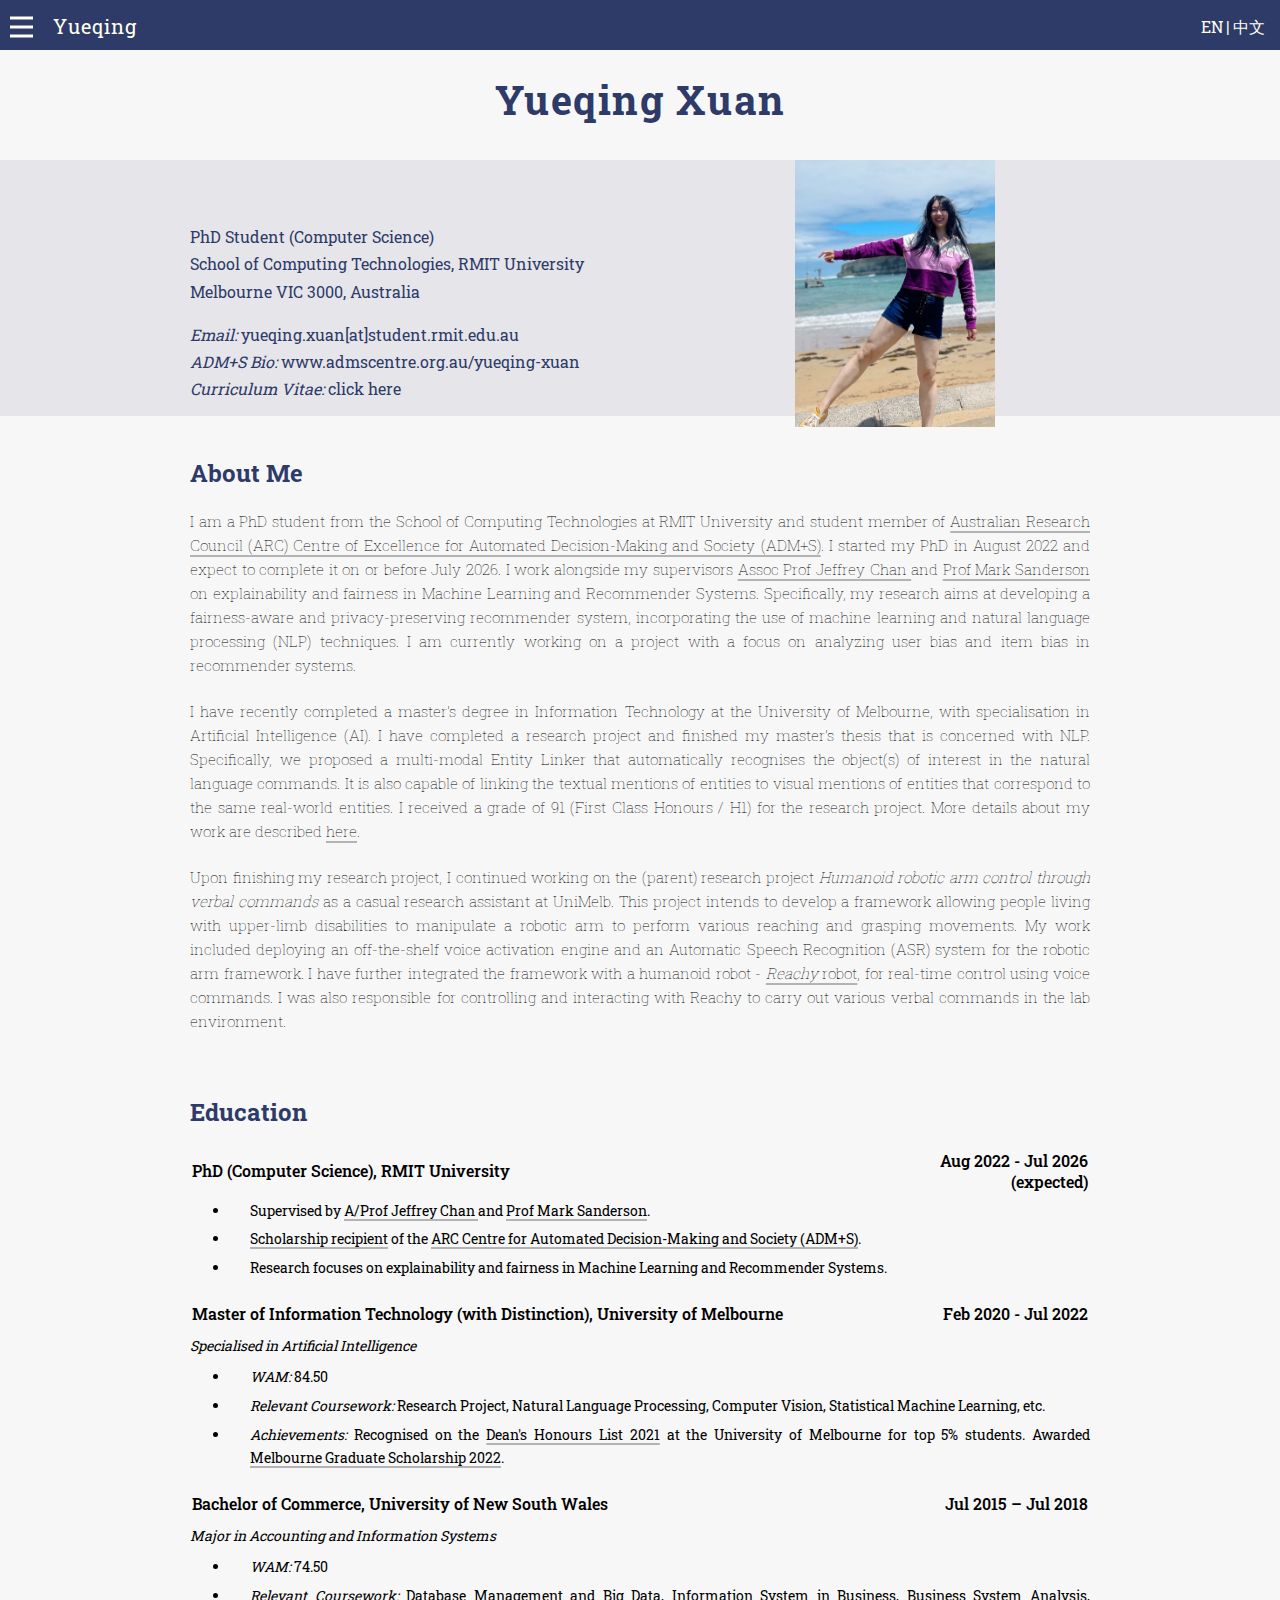
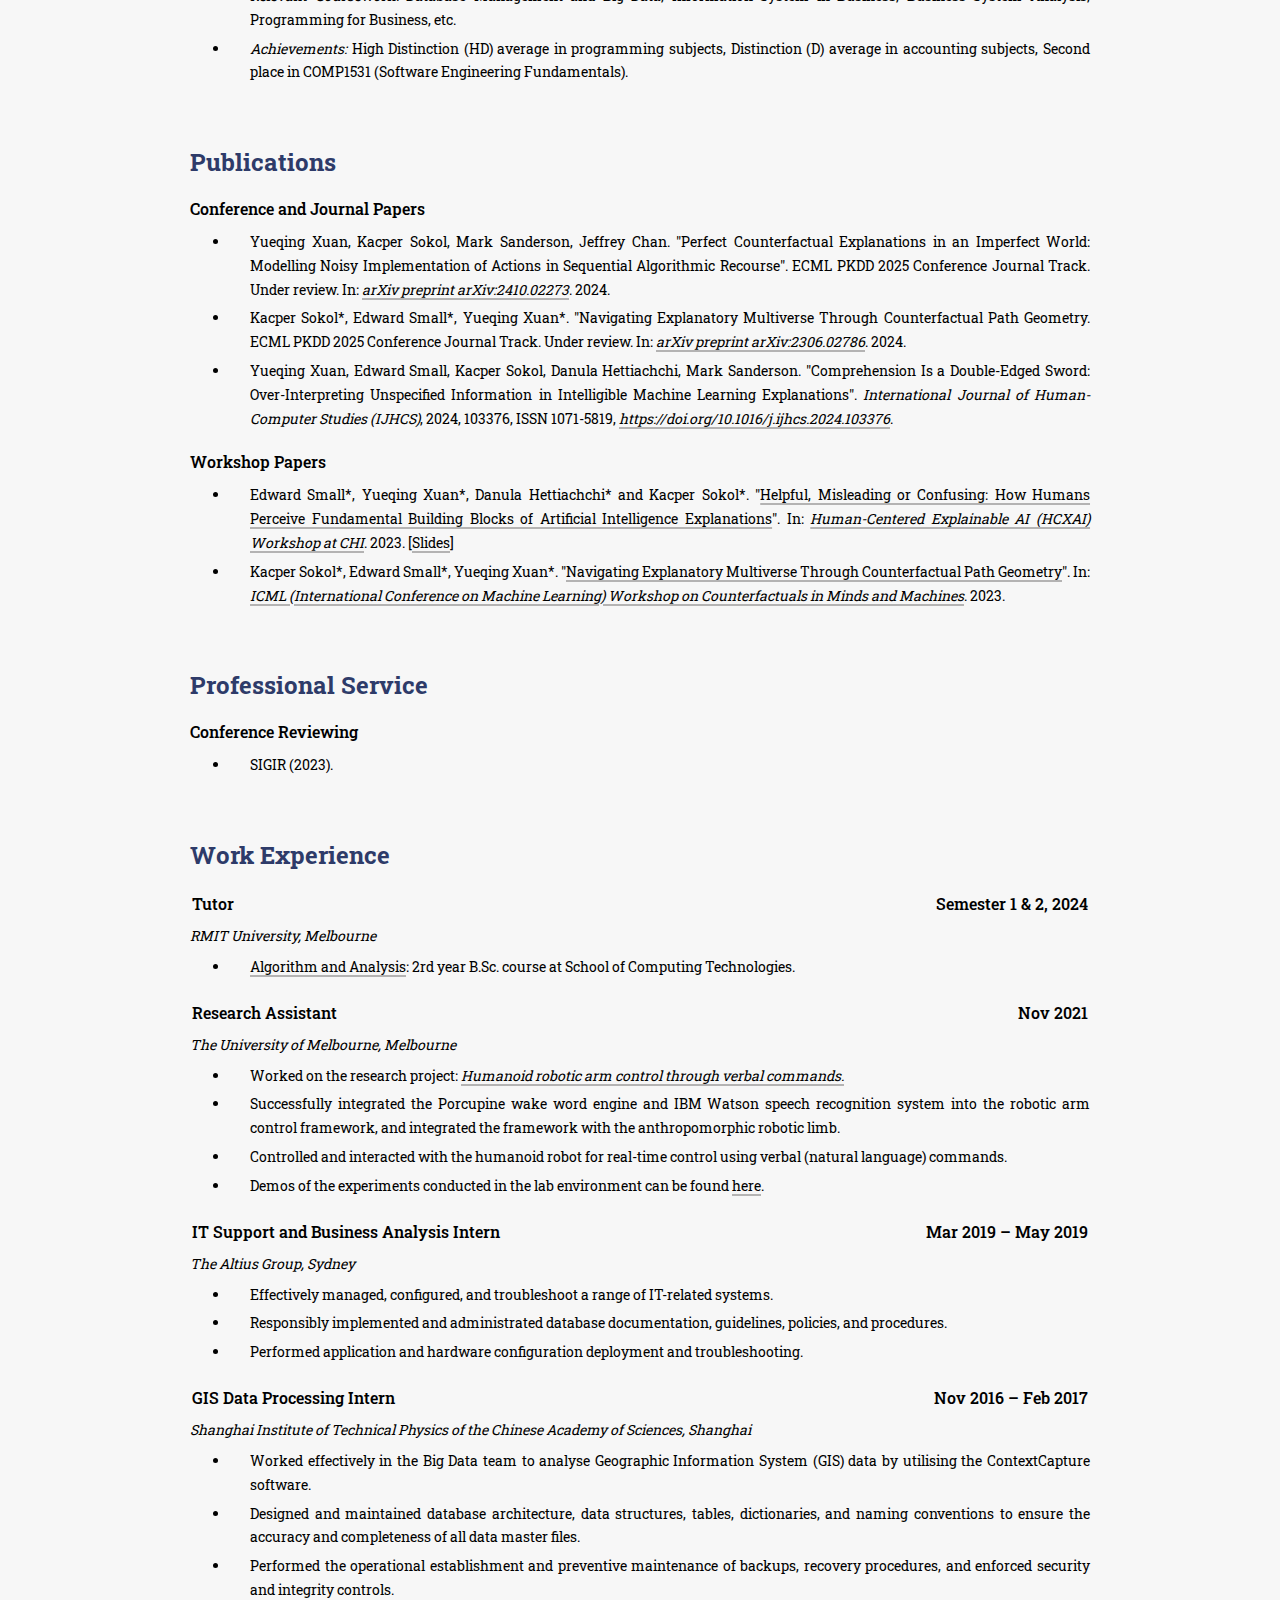
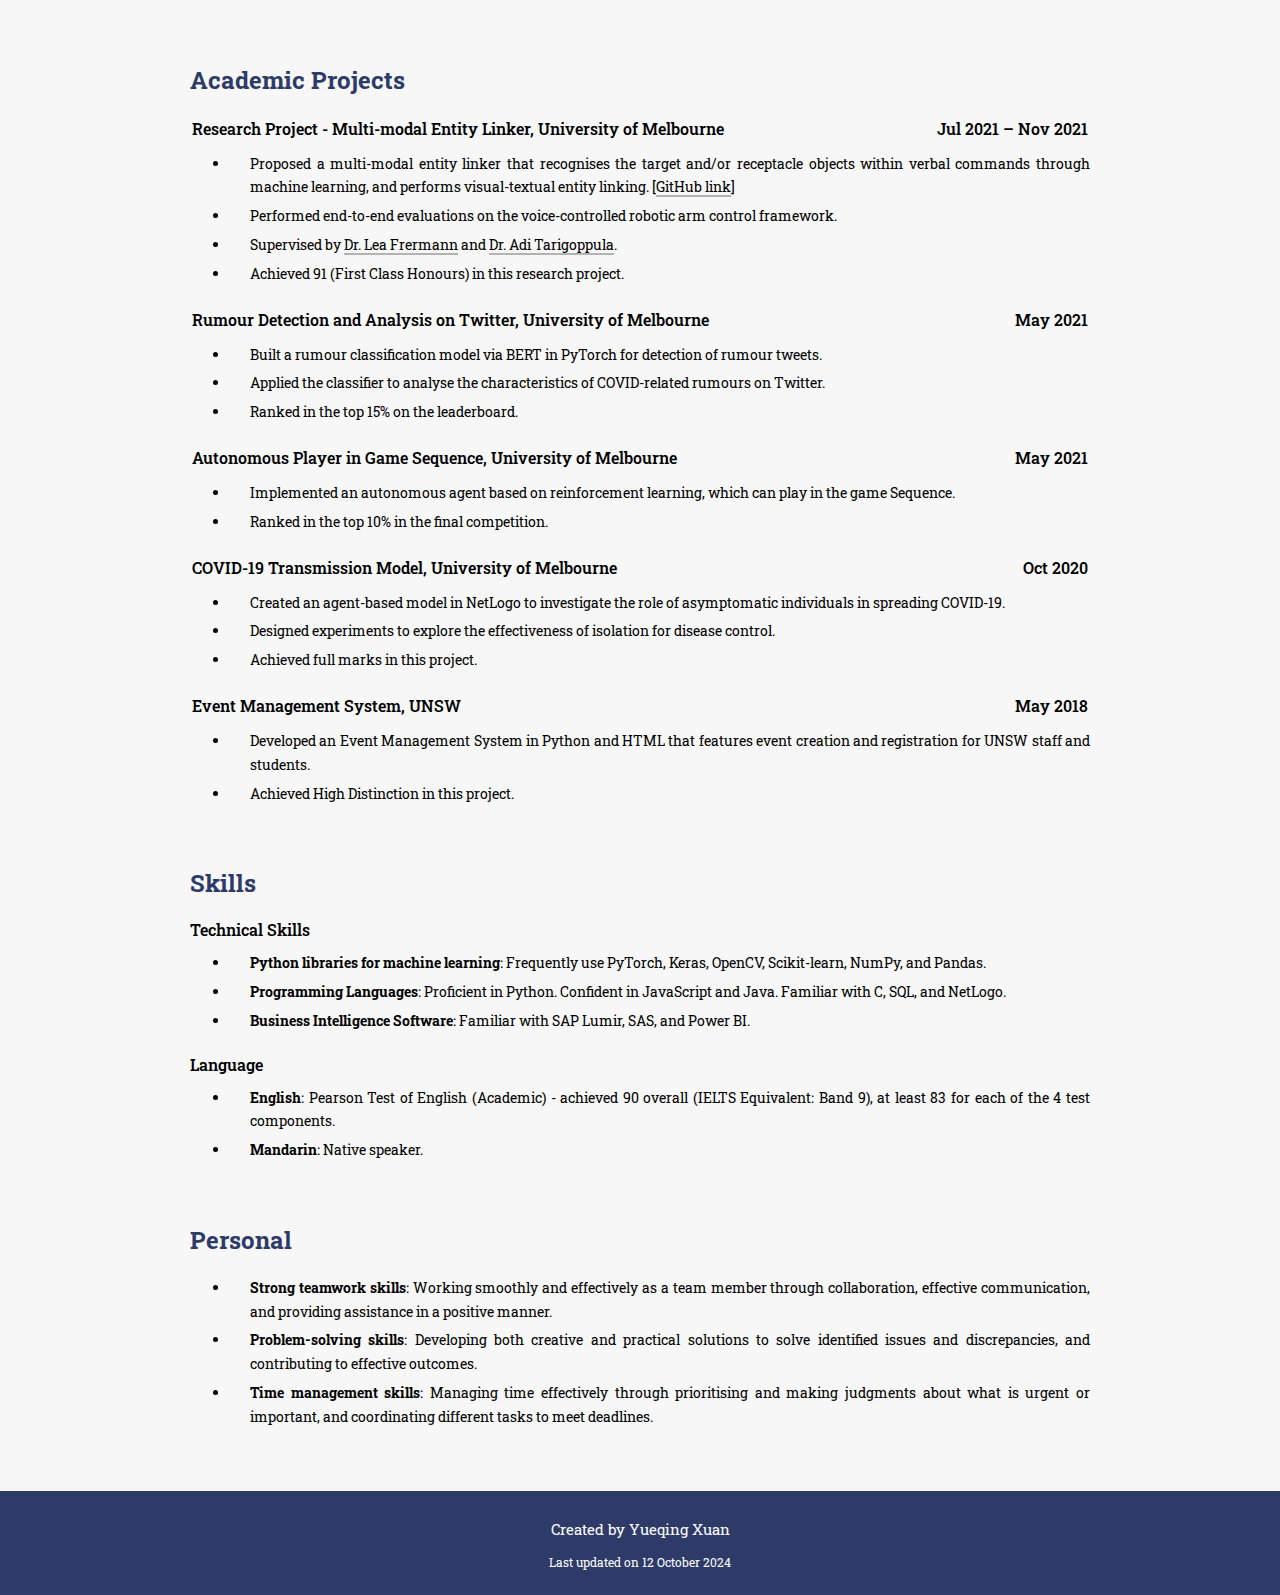
<file: index.html>
<!DOCTYPE HTML>
<html lang="en">

<head>
    <meta charset="utf-8">
    <meta name="viewpoint" content="width=device-width, initial-scale=1">
    <meta name="referrer" content="origin">
    <meta itemprop="name" content="yueqingxuan">
    <meta itemprop="author" content="Yueqing Xuan">
    <meta itemprop="description" content="PhD Student @ RMIT University">
    <meta itemprop="url" content="www.yueqingxuan.com">
    <meta itemprop="keywords" content="Yueqing Xuan rmit phd cs student">
    <title>Yueqing Xuan</title>
    <link href="my_web_style.css" rel="stylesheet">

    <!-- all external javaScript codes -->
    <link rel="preconnect" href="https://fonts.googleapis.com">
    <link rel="preconnect" href="https://fonts.gstatic.com" crossorigin>
    <link href="https://fonts.googleapis.com/css2?family=Roboto+Slab:wght@400;700&display=swap" rel="stylesheet">
    <link rel="stylesheet" href="https://cdnjs.cloudflare.com/ajax/libs/font-awesome/6.0.0-beta3/css/all.min.css"
        integrity="sha512-Fo3rlrZj/k7ujTnHg4CGR2D7kSs0v4LLanw2qksYuRlEzO+tcaEPQogQ0KaoGN26/zrn20ImR1DfuLWnOo7aBA=="
        crossorigin="anonymous" referrerpolicy="no-referrer" />

    <link rel="icon" href="memoji.png">
</head>

<body>

    <!-- side menu bar -->
    <nav class="navbar">
        <span class="open-slide">
            <a class="left" onclick="openSideMenu()">
                <svg width="23" , height="27">
                    <path d="M0,5 30,5" stroke="ivory" stroke-width="3" />
                    <path d="M0,14 30,14" stroke="ivory" stroke-width="3" />
                    <path d="M0,23 30,23" stroke="ivory" stroke-width="3" />
                </svg>
            </a>
            <a href="#" class="left">Yueqing</a>

            <span class="lan">
                <ul>
                    <li><a href="cn.html">中文</a></li>
                    <li>|</li>
                    <li><a href="index.html">EN</a></li>
                </ul>
            </span>
        </span>
    </nav>

    <div id="side-menu" class="side-nav">
        <a class="btn-close" onclick="closeSideMenu()">&times;</a>
        <a href="#about">About</a>
        <a href="#education">Education</a>
        <a href="#publications">Publications</a>
        <a href="#professional">Professional Service</a>
        <a href="#employment">Work Experience</a>
        <a href="#projects">Academic Projects</a>
        <a href="#skills">Skills</a>
        <a href="#personal">Personal</a>
        <a href="Yueqing_Xuan_CV.pdf" target="_blank" rel="noopener noreferrer">CV</a>
    </div>

    <div class="main">
        <!-- Title of the webpage -->
        <div class="header">
            <h1>Yueqing Xuan</h1>
        </div>

        <section class="contact">
            <section class="grid">
                <section class="col_1">
                    <p><br>
                        <a href="https://www.rmit.edu.au/study-with-us/levels-of-study/research-programs/phd/phd-computer-science-dr221"
                            target="_blank" rel="noopener noreferrer">PhD Student (Computer Science)</i></a>
                        <a href="https://www.rmit.edu.au/study-with-us/levels-of-study/research-programs/phd/phd-computer-science-dr221"
                            target="_blank" rel="noopener noreferrer"><i class="fas fa-external-link-alt"
                                style="font-size: 12px;"></i></a>
                        <br>
                        School of Computing Technologies, RMIT University<br>
                        Melbourne VIC 3000, Australia<br>
                    </p>

                    <p><i>Email:</i> yueqing.xuan[at]student.rmit.edu.au<br>
                    <i>ADM+S Bio:</i> <a href="https://www.admscentre.org.au/yueqing-xuan/" target="_blank" rel="noopener noreferrer">www.admscentre.org.au/yueqing-xuan</a><br>
                    <i>Curriculum Vitae:</i> <a href="Yueqing_Xuan_CV.pdf" target="_blank" rel="noopener noreferrer">click here</a>
                    </p>
                </section>
                <section class="col_2">
                    <img id="profile-pic" src="me_en.JPG" alt="" width="200" height="270">
                </section>
            </section>

        </section>

        <br id="about">
        <section class="container">
            <h2>About Me</h2>
            <p>I am a PhD student from the School of Computing Technologies at RMIT University and student member of <a href="https://www.admscentre.org.au" target="_blank" rel="noopener noreferrer">Australian Research Council (ARC) Centre of Excellence for Automated Decision-Making and Society (ADM+S)</a>. I started my PhD in August 2022 and expect to complete it on or before July 2026. I work alongside my supervisors <a href="https://www.rmit.edu.au/contact/staff-contacts/academic-staff/c/chan-associate-professor-jeffrey" target="_blank" rel="noopener noreferrer">Assoc Prof Jeffrey Chan
                 </a> and <a href="https://www.rmit.edu.au/contact/staff-contacts/academic-staff/s/sanderson-professor-mark"
                 target="_blank" rel="noopener noreferrer">Prof Mark Sanderson</a> on explainability and fairness in Machine Learning and Recommender Systems.
                 
                 Specifically, my research aims at developing a fairness-aware and privacy-preserving recommender system, incorporating the use of machine learning and natural language processing (NLP) techniques. 
                 I am currently working on a project with a focus on analyzing user bias and item bias in recommender systems. 
                 
            </p>
            <p>I have recently completed a master's degree in Information Technology at the University of Melbourne, with specialisation in Artificial Intelligence (AI).
                I have completed a research project and finished my master's thesis that is concerned with NLP. 
                Specifically, we proposed a multi-modal Entity Linker that automatically recognises the object(s) of interest 
                in the natural language commands. It is also capable of linking the textual mentions of entities to visual mentions of entities that correspond 
                to the same real-world entities. I received a grade of 91 (First Class Honours / H1) for the research project. 
                More details about my work are described <a href="#projects">here</a>.</p>

            <p>Upon finishing my research project, I continued working on the (parent) research project 
                <i>Humanoid robotic arm control through verbal commands</i> as a casual research assistant at UniMelb. 
                This project intends to develop a framework allowing people living with upper-limb disabilities to manipulate a robotic arm 
                to perform various reaching and grasping movements.
                My work included deploying an off-the-shelf voice activation engine and an Automatic Speech Recognition (ASR) system for the robotic arm framework. 
                I have further integrated the framework with a humanoid robot - <a href="https://www.pollen-robotics.com/reachy/" target="_blank" rel="noopener noreferrer"><i>Reachy</i> robot</a>, 
                for real-time control using voice commands.
                I was also responsible for controlling and interacting with Reachy to carry out various verbal commands in the lab environment. 
            </p>

        </section>

        <br id="education">
        <section class="container">
            <h2>Education</h2>
            <table>
                <tr>
                  <td class="left-cell"><h4>PhD (Computer Science), RMIT University</h4></td>
                  <td class="right-cell"><h4>Aug 2022 - Jul 2026 (expected)</h4></td>
                </tr>
            </table>
            <h5></h5>
            <ul>
                <li>Supervised by <a href="https://www.rmit.edu.au/contact/staff-contacts/academic-staff/c/chan-associate-professor-jeffrey"
                        target="_blank" rel="noopener noreferrer">A/Prof Jeffrey Chan
                        </a> and <a href="https://www.rmit.edu.au/contact/staff-contacts/academic-staff/s/sanderson-professor-mark"
                        target="_blank" rel="noopener noreferrer">Prof Mark Sanderson</a>.
                </li>
                <li><a href="https://www.admscentre.org.au/yueqing-xuan" target="_blank" rel="noopener noreferrer">Scholarship recipient</a>
                     of the <a href="https://www.admscentre.org.au" target="_blank" rel="noopener noreferrer">
                    ARC Centre for Automated Decision-Making and Society (ADM+S)</a>.
                </li>
                <li>
                    Research focuses on explainability and fairness in Machine Learning and Recommender Systems.
                </li>
            </ul>
            
            <table>
                <tr>
                  <td class="left-cell"><h4>Master of Information Technology (with Distinction), University of Melbourne</h4></td>
                  <td class="right-cell"><h4>Feb 2020 - Jul 2022</h4></td>
                </tr>
            </table>
            <h5><i>Specialised in Artificial Intelligence</i></h5>
            <ul>
                <li><i>WAM:</i> 84.50</li>
                <li><i>Relevant Coursework:</i> Research Project, Natural Language Processing, Computer Vision,
                    Statistical Machine Learning, etc.</li>
                <li><i>Achievements:</i> 
                    Recognised on the <a href="https://eng.unimelb.edu.au/students/coursework/progress-your-career/sap/deans-honours-award#2021" 
                    target="_blank" rel="noopener noreferrer">Dean's Honours List 2021</a> at the University of Melbourne for top 5% students.
                    Awarded <a href="https://scholarships.unimelb.edu.au/awards/melbourne-graduate-scholarship"
                    target="_blank" rel="noopener noreferrer">Melbourne Graduate Scholarship 2022</a>.</li>
            </ul>
            <table>
                <tr>
                  <td class="left-cell"><h4>Bachelor of Commerce, University of New South Wales</h4></td>
                  <td class="right-cell"><h4>Jul 2015 – Jul 2018</h4></td>
                </tr>
            </table>
            <h5><i>Major in Accounting and Information Systems</i></h5>
            <ul>
                <li><i>WAM:</i> 74.50</li>
                <li><i>Relevant Coursework:</i> Database Management and Big Data, Information System in Business,
                    Business System Analysis, Programming for Business, etc.</li>
                <li><i>Achievements:</i> 
                    High Distinction (HD) average in programming subjects, Distinction (D) average
                    in accounting subjects, Second place in COMP1531 (Software Engineering Fundamentals).</li>
            </ul>

        </section>

        <br id="publications">
        <section class="container">
            <h2>Publications</h2>
            <h4>Conference and Journal Papers</h4>
            <ul>
                <li>
                    Yueqing Xuan, Kacper Sokol, Mark Sanderson, Jeffrey Chan. "Perfect Counterfactual Explanations in an Imperfect World: Modelling Noisy Implementation of Actions in Sequential Algorithmic Recourse". ECML PKDD 2025 Conference Journal Track. Under review. In: <i><a href="https://arxiv.org/abs/2410.02273" target="_blank" rel="noopener noreferrer">arXiv preprint arXiv:2410.02273</a></i>. 2024.</li>
                <li> 
                    Kacper Sokol*, Edward Small*, Yueqing Xuan*. "Navigating Explanatory Multiverse Through Counterfactual Path Geometry. ECML PKDD 2025 Conference Journal Track. Under review. In: <i><a href="https://arxiv.org/abs/2306.02786" target="_blank" rel="noopener noreferrer">arXiv preprint arXiv:2306.02786</a></i>. 2024.</li>
                <li>
                    Yueqing Xuan, Edward Small, Kacper Sokol, Danula Hettiachchi, Mark Sanderson. "Comprehension Is a Double-Edged Sword: Over-Interpreting Unspecified Information in Intelligible Machine Learning Explanations". <i>International Journal of Human-Computer Studies (IJHCS)</i>, 2024, 103376, ISSN 1071-5819, <i><a href="https://doi.org/10.1016/j.ijhcs.2024.103376" target="_blank" rel="noopener noreferrer">https://doi.org/10.1016/j.ijhcs.2024.103376</a></i>.
                </li>
            </ul>
            <h4>Workshop Papers</h4>
            <ul>
                <li>
                    Edward Small*, Yueqing Xuan*, Danula Hettiachchi* and Kacper Sokol*. "<a href="https://arxiv.org/abs/2303.00934" target="_blank" rel="noopener noreferrer">Helpful, Misleading or Confusing: How Humans Perceive Fundamental Building Blocks of Artificial Intelligence Explanations</a>". In: <i><a href="https://hcxai.jimdosite.com/" target="_blank" rel="noopener noreferrer">Human-Centered Explainable AI (HCXAI) Workshop at CHI</a></i>. 2023. <span>[<a href="/Slides/my_slides/hcxai_paper_slides.html" target="_blank" rel="noopener noreferrer">Slides</a>]</span>
                </li>
                <li>
                    Kacper Sokol*, Edward Small*, Yueqing Xuan*. "<a href="https://arxiv.org/abs/2306.02786" target="_blank" rel="noopener noreferrer">Navigating Explanatory Multiverse Through Counterfactual Path Geometry</a>". In: <i><a href="https://sites.google.com/view/counterfactuals-icml/accepted-papers?authuser=0" target="_blank" rel="noopener noreferrer">ICML (International Conference on Machine Learning) Workshop on Counterfactuals in Minds and Machines</a></i>. 2023.
                </li>
            </ul>
        </section>

        <br id="professional">
        <section class="container">
            <h2>Professional Service</h2>
            <h4>Conference Reviewing</h4>
            <ul>
                <li>
                    SIGIR (2023).
                </li>
            </ul>
        </section>

        <br id="employment">
        <section class="container">
            <h2>Work Experience</h2>
            <table>
                <tr>
                  <td class="left-cell"><h4>Tutor</h4></td>
                  <td class="right-cell"><h4>Semester 1 & 2, 2024</h4></td>
                </tr>
            </table>
            <h5><i>RMIT University, Melbourne</i></h5>
            <ul>
                <li><a href="http://www1.rmit.edu.au/browse/;CURPOS=1?STYPE=ENTIRE&CLOCATION=Study+at+RMIT%2F&QRY=%2Btype%3Dflexible+%2Bsubtype%3Dheparta+%2Bkeywords%3D%28cosc2123%29+&course=cosc2123&title=&Search=Search" target="_blank" rel="noopener noreferrer">Algorithm and Analysis</a>: 2rd year B.Sc. course at School of Computing Technologies.</li>
            </ul>

            <table>
                <tr>
                  <td class="left-cell"><h4>Research Assistant</h4></td>
                  <td class="right-cell"><h4>Nov 2021</h4></td>
                </tr>
            </table>
            <h5><i>The University of Melbourne, Melbourne</i></h5>
            <ul>
                <li>Worked on the research project: <a href="https://github.com/xuanxuanxuan-git/EntityLinking" target="_blank"
                    rel="noopener noreferrer"><i>Humanoid robotic arm control through verbal commands.</i> <i class="fab fa-github"></i></a></li>
                <li>Successfully integrated the Porcupine wake word engine and IBM Watson speech recognition system into the robotic arm control framework, 
                    and integrated the framework with the anthropomorphic robotic limb. </li>
                <li>Controlled and interacted with the humanoid robot for real-time control using verbal (natural language) commands.</li>
                <li>Demos of the experiments conducted in the lab environment can be found <a href="https://github.com/xuanxuanxuan-git/EntityLinking/blob/main/README.md#demos" target="_blank"
                    rel="noopener noreferrer">here</a>.</li>
            </ul>

            <table>
                <tr>
                  <td class="left-cell"><h4>IT Support and Business Analysis Intern</h4></td>
                  <td class="right-cell"><h4>Mar 2019 – May 2019</h4></td>
                </tr>
            </table>
            <h5><i>The Altius Group, Sydney</i></h5>
            <ul>
                <li>Effectively managed, configured, and troubleshoot a range of IT-related systems.</li>
                <li>Responsibly implemented and administrated database documentation, guidelines, policies, and
                    procedures.
                </li>
                <li>Performed application and hardware configuration deployment and troubleshooting.</li>
            </ul>

            <table>
                <tr>
                  <td class="left-cell"><h4>GIS Data Processing Intern</h4></td>
                  <td class="right-cell"><h4>Nov 2016 – Feb 2017</h4></td>
                </tr>
            </table>
            <h5><i>Shanghai Institute of Technical Physics of the Chinese Academy of Sciences, Shanghai</i></h5>
            <ul>
                <li>Worked effectively in the Big Data team to analyse Geographic Information System (GIS) data by
                    utilising the ContextCapture software.</li>
                <li>Designed and maintained database architecture, data structures, tables, dictionaries, and naming
                    conventions to ensure the accuracy and completeness of all data master files.</li>
                <li>Performed the operational establishment and preventive maintenance of backups, recovery procedures,
                    and enforced security and integrity controls.</li>
            </ul>
        </section>

        <br id="projects">
        <section class="container">
            <h2>Academic Projects</h2>
            <table>
                <tr>
                  <td class="left-cell" id="rp"><h4>Research Project - Multi-modal Entity Linker, University of Melbourne</h4></td>
                  <td class="right-cell"><h4>Jul 2021 – Nov 2021</h4></td>
                </tr>
            </table>

            <ul>
                <li>Proposed a multi-modal entity linker that recognises the target and/or receptacle objects within verbal commands 
                    through machine learning, and performs visual-textual entity linking. [<a href="https://github.com/xuanxuanxuan-git/EntityLinking#entitylinker-yueqing-xuan-2021" 
                    target="_blank" rel="noopener noreferrer">GitHub link</a>]</li>
                <li>Performed end-to-end evaluations on the voice-controlled robotic arm control framework.</li>
                <li>Supervised by <a href="https://findanexpert.unimelb.edu.au/profile/835002-lea-frermann"
                        target="_blank" rel="noopener noreferrer">Dr. Lea
                        Frermann</a> and <a href="https://findanexpert.unimelb.edu.au/profile/856938-adi-tarigoppula"
                        target="_blank" rel="noopener noreferrer">Dr.
                        Adi Tarigoppula</a>.</li>
                <li>Achieved 91 (First Class Honours) in this research project.</li>
            </ul>
            <table>
                <tr>
                  <td class="left-cell"><h4>Rumour Detection and Analysis on Twitter, University of Melbourne</h4></td>
                  <td class="right-cell"><h4>May 2021</h4></td>
                </tr>
            </table>
            <ul>
                <li>Built a rumour classification model via BERT in PyTorch for detection of rumour tweets.</li>
                <li>Applied the classifier to analyse the characteristics of COVID-related rumours on Twitter.</li>
                <li>Ranked in the top 15% on the leaderboard.</li>
            </ul>

            <table>
                <tr>
                  <td class="left-cell"><h4>Autonomous Player in Game Sequence, University of Melbourne</h4></td>
                  <td class="right-cell"><h4>May 2021</h4></td>
                </tr>
            </table>
            <ul>
                <li>Implemented an autonomous agent based on reinforcement learning, which can play in the game
                    Sequence.</li>
                <li>Ranked in the top 10% in the final competition.</li>
            </ul>

            <table>
                <tr>
                  <td class="left-cell"><h4>COVID-19 Transmission Model, University of Melbourne</h4></td>
                  <td class="right-cell"><h4>Oct 2020</h4></td>
                </tr>
            </table>
            <ul>
                <li>Created an agent-based model in NetLogo to investigate the role of asymptomatic individuals in
                    spreading COVID-19.</li>
                <li>Designed experiments to explore the effectiveness of isolation for disease control.</li>
                <li>Achieved full marks in this project.</li>
            </ul>

            <table>
                <tr>
                  <td class="left-cell"><h4>Event Management System, UNSW</h4></td>
                  <td class="right-cell"><h4>May 2018</h4></td>
                </tr>
            </table>
            <ul>
                <li>Developed an Event Management System in Python and HTML that features event creation and
                    registration for UNSW staff and students.</li>
                <li>Achieved High Distinction in this project.</li>
            </ul>
        </section>

        <br id="skills">
        <section class="container">
            <h2>Skills</h2>
            <h4>Technical Skills</h4>
            <ul>
                <li><b>Python libraries for machine learning</b>: Frequently use PyTorch, Keras, OpenCV, Scikit-learn, NumPy, and Pandas.</li>
                <li><b>Programming Languages</b>: Proficient in Python. Confident in JavaScript and Java. Familiar with C, SQL, and NetLogo.</li>
                <li><b>Business Intelligence Software</b>: Familiar with SAP Lumir, SAS, and Power BI.</li>
            </ul>
            <h4>Language</h4>
            <ul>
                <li><b>English</b>: Pearson Test of English (Academic) - achieved 90 overall (IELTS Equivalent: Band 9), at least 83 for each of the 4 test components.</li>
                <li><b>Mandarin</b>: Native speaker.</li>
            </ul>
        </section>

        <br id="personal">
        <section class="container">
            <h2>Personal</h2>
            <ul>
                <li><b>Strong teamwork skills</b>: Working smoothly and effectively as a team member through collaboration, effective communication, and providing assistance in a positive manner. </li>
                <li><b>Problem-solving skills</b>: Developing both creative and practical solutions to solve identified issues and discrepancies, and contributing to effective outcomes.</li>
                <li><b>Time management skills</b>: Managing time effectively through prioritising and making judgments about what is urgent or important, and coordinating different tasks to meet deadlines.</li>
            </ul>
        </section>

        <br><br>
    </div>

    <!-- Footer -->
    <div class="footer">
        <p style="color: white; font-size: 15px">Created by Yueqing Xuan</p>
        <p style="color: white; font-size: 12px">Last updated on 12 October 2024</p>
    </div>

    <!------------------------- JavaScript -------------------->
    <script>
        function closeNav() {
            document.getElementById('side-menu').style.width = '0';
        }

        function openSideMenu() {
            document.getElementById('side-menu').style.width = '250px';
            document.getElementsByClassName('left').href = window.location.hash;
        }

        function closeSideMenu() {
            document.getElementById('side-menu').style.width = '0';
            document.getElementsByClassName('btn-close').href = window.location.hash;
        }

        document.getElementsByClassName("main")[0].addEventListener('click', closeNav)
    </script>
</body>

</html>
</file>
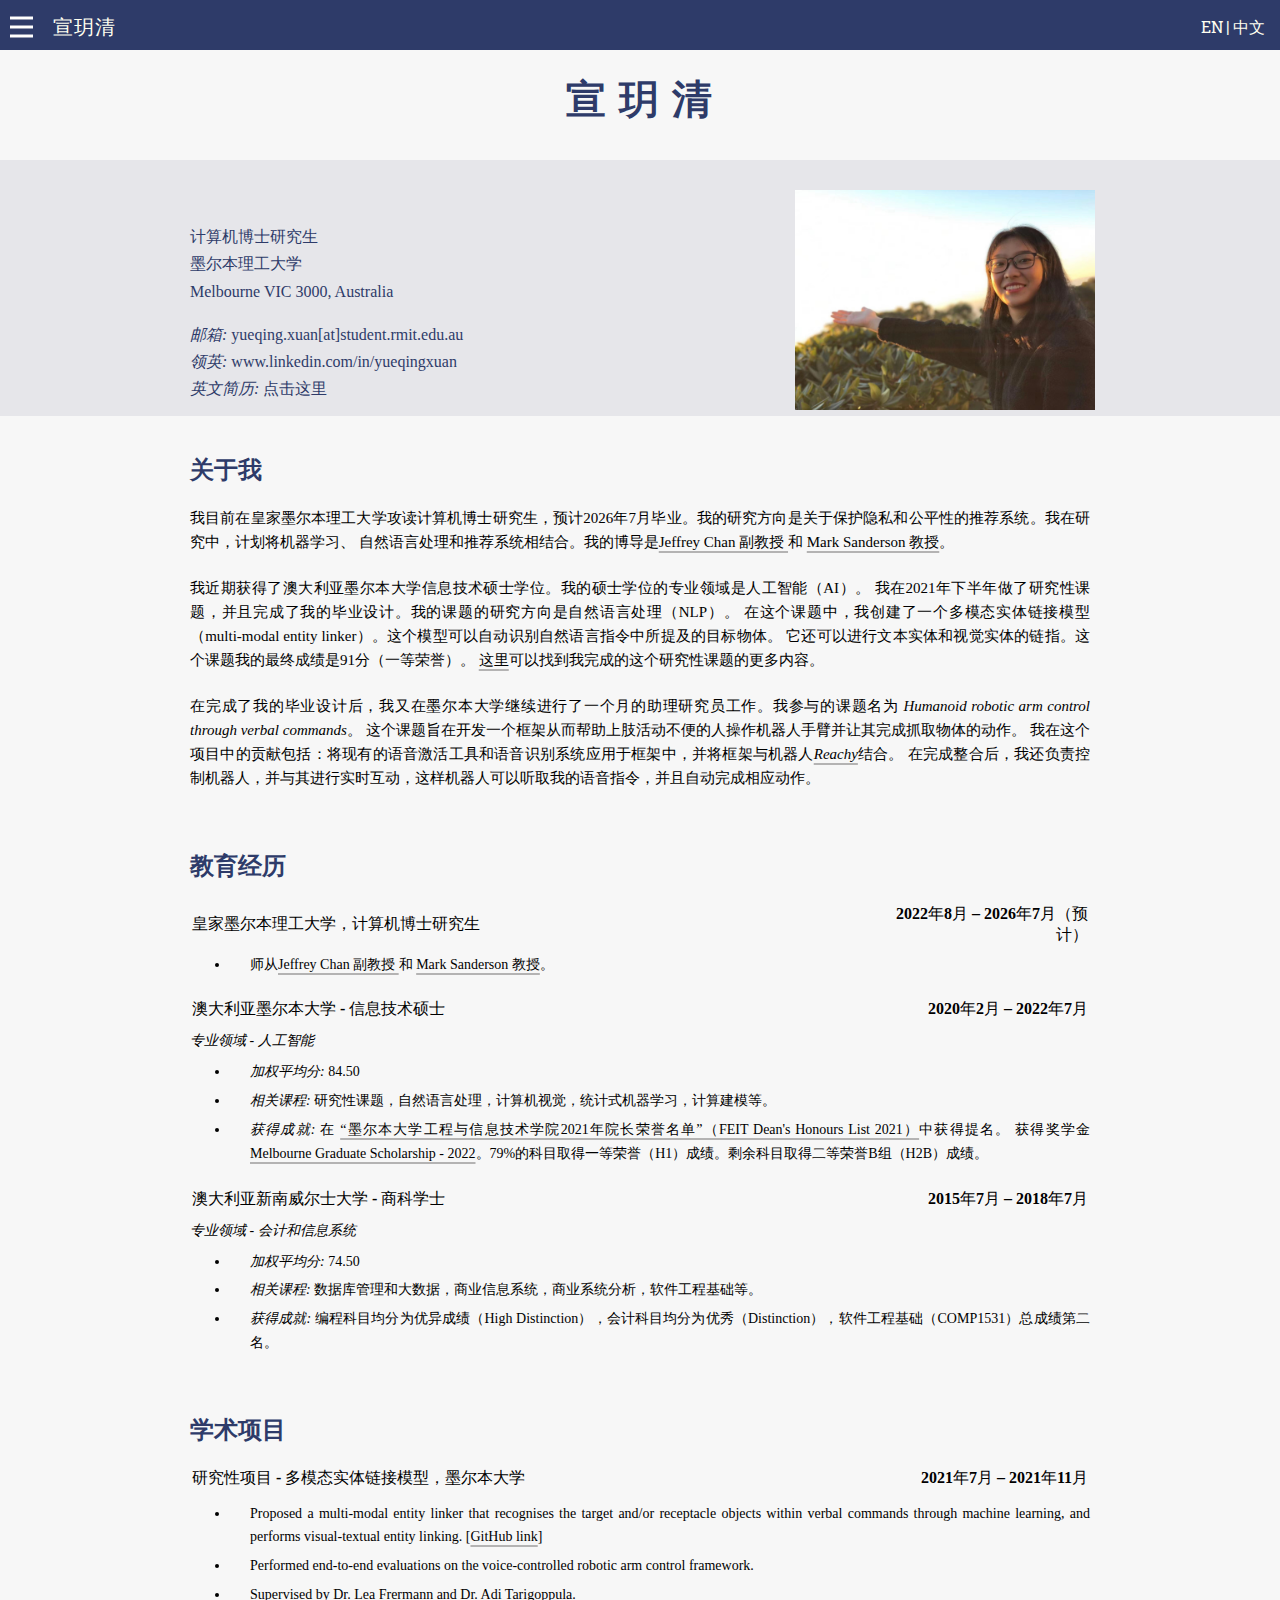
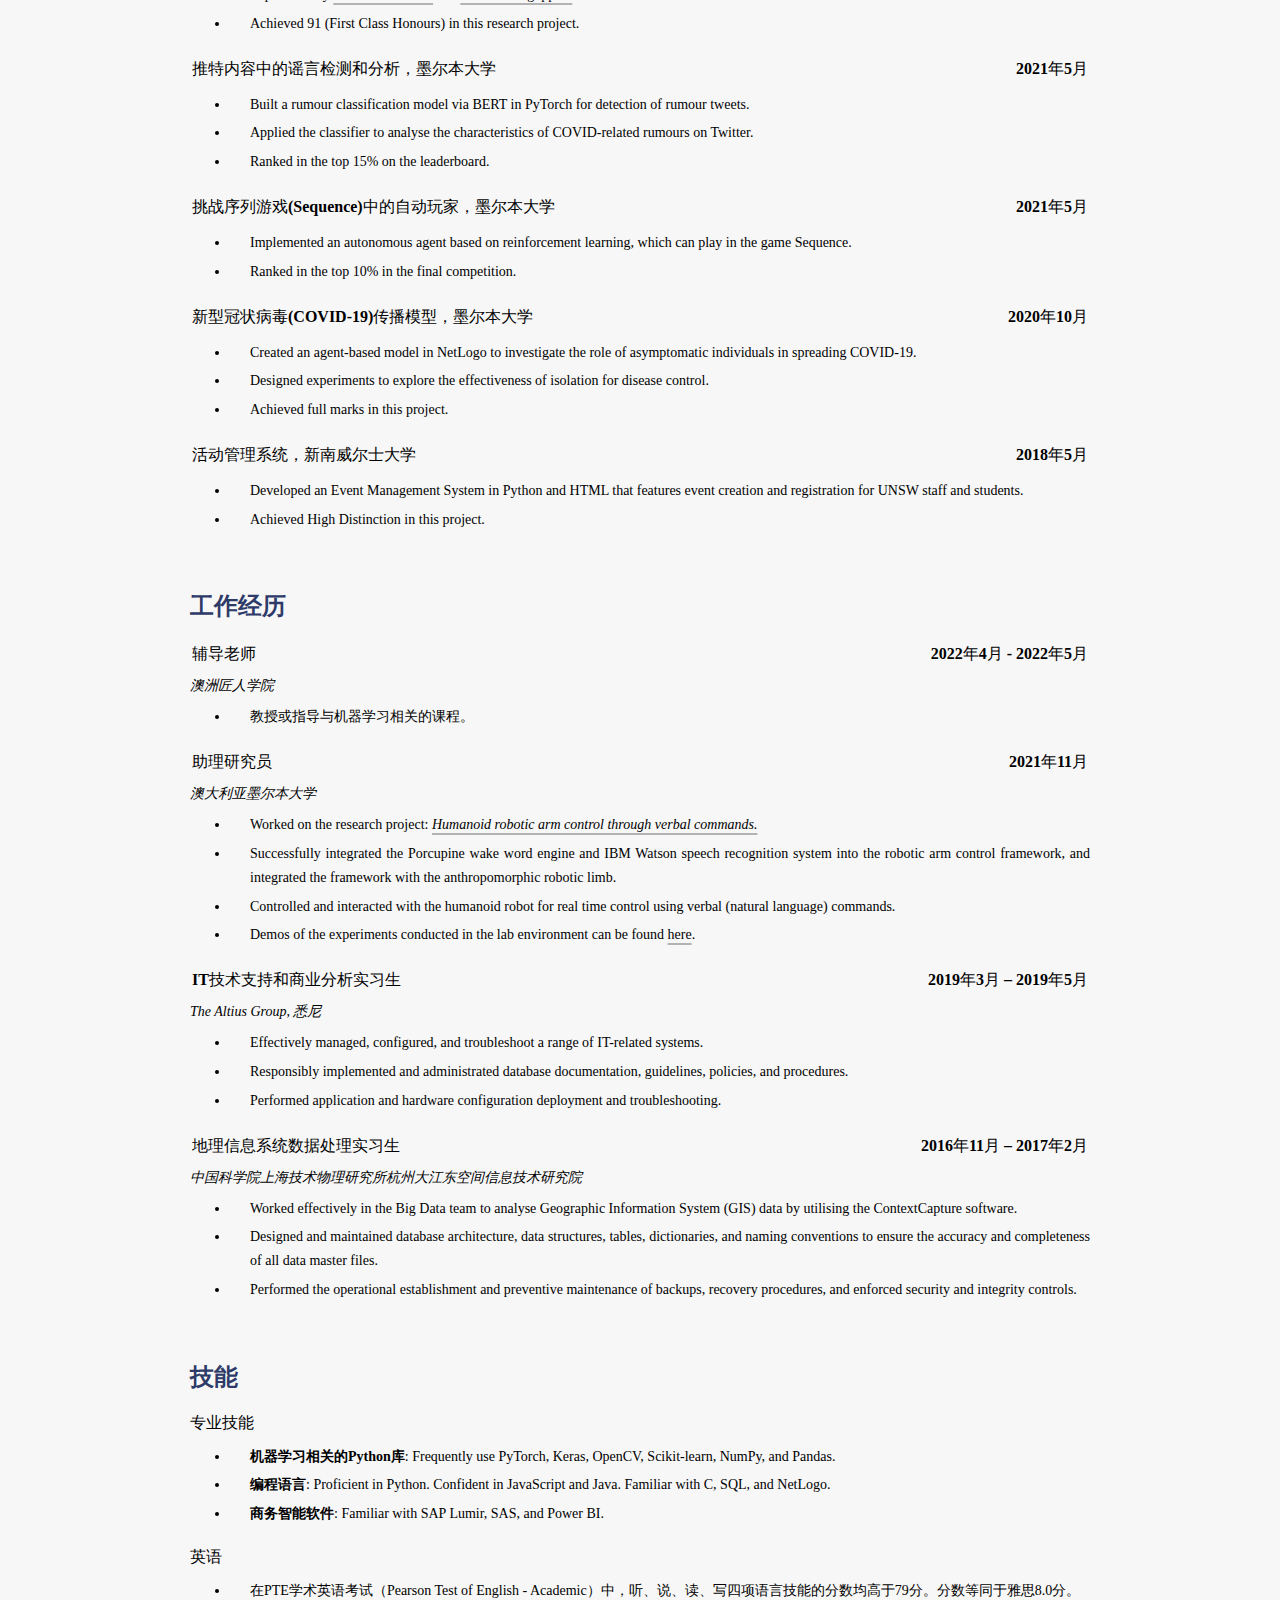
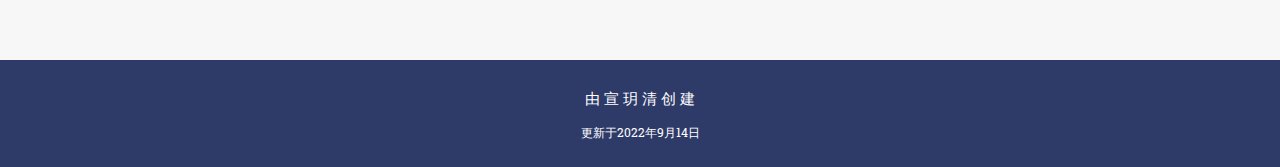
<file: cn.html>
<!DOCTYPE HTML>
<html lang="en">

<head>
    <meta charset="utf-8">
    <meta name="viewpoint" content="width=device-width, initial-scale=1">
    <meta name="referrer" content="origin">
    <meta itemprop="name" content="yueqingxuan">
    <meta itemprop="author" content="Yueqing Xuan">
    <meta itemprop="description" content="Student @ RMIT University">
    <meta itemprop="url" content="www.yueqingxuan.com">
    <meta itemprop="keywords" content="Yueqing Xuan rmit phd cs student">
    <title>宣玥清的个人网页</title>
    <link href="my_web_style.css" rel="stylesheet">

    <!-- all external javaScript codes -->
    <link rel="preconnect" href="https://fonts.googleapis.com">
    <link rel="preconnect" href="https://fonts.gstatic.com" crossorigin>
    <link href="https://fonts.googleapis.com/css2?family=Roboto+Slab:wght@400;700&display=swap" rel="stylesheet">
    <link rel="stylesheet" href="https://cdnjs.cloudflare.com/ajax/libs/font-awesome/6.0.0-beta3/css/all.min.css"
        integrity="sha512-Fo3rlrZj/k7ujTnHg4CGR2D7kSs0v4LLanw2qksYuRlEzO+tcaEPQogQ0KaoGN26/zrn20ImR1DfuLWnOo7aBA=="
        crossorigin="anonymous" referrerpolicy="no-referrer" />

    <link rel="icon" href="memoji.png">
</head>

<body>

    <!-- side menu bar -->
    <nav class="navbar">
        <span class="open-slide">
            <a class="left" onclick="openSideMenu()">
                <svg width="23" , height="27">
                    <path d="M0,5 30,5" stroke="#fff" stroke-width="3" />
                    <path d="M0,14 30,14" stroke="#fff" stroke-width="3" />
                    <path d="M0,23 30,23" stroke="#fff" stroke-width="3" />
                </svg>
            </a>
            <a href="#" class="left">宣玥清</a>

            <span class="lan">
                <ul>
                    <li><a href="cn.html">中文</a></li>
                    <li>|</li>
                    <li><a href="index.html">EN</a></li>
                </ul>
            </span>
        </span>
    </nav>

    <div id="side-menu" class="side-nav">
        <a class="btn-close" onclick="closeSideMenu()">&times;</a>
        <a href="#about">关于我</a>
        <a href="#education">教育经历</a>
        <a href="#projects">学术项目</a>
        <a href="#employment">工作经历</a>
        <a href="#skills">我的技能</a>
        <a href="Yueqing_Xuan_CV.pdf" target="_blank" rel="noopener noreferrer">英文简历</a>
    </div>

    <div class="main" style="font-family: Georgia, 'Times New Roman', Times, serif">
        <!-- Title of the webpage -->
        <div class="header">
            <h1>宣 玥 清</h1>
        </div>

        <section class="contact">
            <section class="grid">
                <section class="col_1">
                    <p><br>
                        <a href="https://www.rmit.edu.au/study-with-us/levels-of-study/research-programs/phd/phd-computer-science-dr221"
                            target="_blank" rel="noopener noreferrer">计算机博士研究生</i></a>
                        <a href="https://www.rmit.edu.au/study-with-us/levels-of-study/research-programs/phd/phd-computer-science-dr221"
                            target="_blank" rel="noopener noreferrer"><i class="fas fa-external-link-alt"
                                style="font-size: 12px;"></i></a>
                        <br>
                        墨尔本理工大学<br>
                        Melbourne VIC 3000, Australia<br>
                    </p>

                    <p><i>邮箱:</i> yueqing.xuan[at]student.rmit.edu.au<br>
                        <i>领英:</i>  <a href="https://www.linkedin.com/in/yueqingxuan/" target="_blank" rel="noopener noreferrer">www.linkedin.com/in/yueqingxuan</a><br>
                        <i>英文简历:</i> <a href="Yueqing_Xuan_CV.pdf" target="_blank" rel="noopener noreferrer">点击这里</a>                    
                    </p>
                </section>
                <section class="col_2">
                    <img id="profile-pic-cn" src="me.jpg" alt="" width="300" height="220">
                </section>
            </section>

        </section>

        <br id="about">
        <section class="container">
            <h2>关于我</h2>
            <p>我目前在皇家墨尔本理工大学攻读计算机博士研究生，预计2026年7月毕业。我的研究方向是关于保护隐私和公平性的推荐系统。我在研究中，计划将机器学习、
                自然语言处理和推荐系统相结合。我的博导是<a href="https://www.rmit.edu.au/contact/staff-contacts/academic-staff/c/chan-associate-professor-jeffrey"
                target="_blank" rel="noopener noreferrer">Jeffrey Chan 副教授
                </a> 和 <a href="https://www.rmit.edu.au/contact/staff-contacts/academic-staff/s/sanderson-professor-mark"
                target="_blank" rel="noopener noreferrer">Mark Sanderson 教授</a>。
            </p>
            
            <p>我近期获得了澳大利亚墨尔本大学信息技术硕士学位。我的硕士学位的专业领域是人工智能（AI）。
                我在2021年下半年做了研究性课题，并且完成了我的毕业设计。我的课题的研究方向是自然语言处理（NLP）。
                在这个课题中，我创建了一个多模态实体链接模型（multi-modal entity linker）。这个模型可以自动识别自然语言指令中所提及的目标物体。
                它还可以进行文本实体和视觉实体的链指。这个课题我的最终成绩是91分（一等荣誉）。
                <a href="#projects">这里</a>可以找到我完成的这个研究性课题的更多内容。
            </p>

            <p>在完成了我的毕业设计后，我又在墨尔本大学继续进行了一个月的助理研究员工作。我参与的课题名为 <i>Humanoid robotic arm control through verbal commands</i>。
            这个课题旨在开发一个框架从而帮助上肢活动不便的人操作机器人手臂并让其完成抓取物体的动作。
            我在这个项目中的贡献包括：将现有的语音激活工具和语音识别系统应用于框架中，并将框架与机器人<a href="https://www.pollen-robotics.com/reachy/" target="_blank" rel="noopener noreferrer"><i>Reachy</i></a>结合。
            在完成整合后，我还负责控制机器人，并与其进行实时互动，这样机器人可以听取我的语音指令，并且自动完成相应动作。
            </p>
            
            
        </section>

        <br id="education">
        <section class="container">
            <h2>教育经历</h2>
            <table>
                <tr>
                  <td class="left-cell"><h4>皇家墨尔本理工大学，计算机博士研究生</h4></td>
                  <td class="right-cell"><h4>2022年8月 – 2026年7月（预计）</h4></td>
                </tr>
            </table>
            <h5></h5>
            <ul>
                <li>师从<a href="https://www.rmit.edu.au/contact/staff-contacts/academic-staff/c/chan-associate-professor-jeffrey"
                        target="_blank" rel="noopener noreferrer">Jeffrey Chan 副教授
                        </a> 和 <a href="https://www.rmit.edu.au/contact/staff-contacts/academic-staff/s/sanderson-professor-mark"
                        target="_blank" rel="noopener noreferrer">Mark Sanderson 教授</a>。
                </li>
            </ul>
            <table>
                <tr>
                  <td class="left-cell"><h4>澳大利亚墨尔本大学 - 信息技术硕士</h4></td>
                  <td class="right-cell"><h4>2020年2月 – 2022年7月</h4></td>
                </tr>
            </table>
            <h5><i>专业领域 - 人工智能</i></h5>
            <ul>
                <li><i>加权平均分:</i> 84.50</li>
                <li><i>相关课程:</i> 研究性课题，自然语言处理，计算机视觉，统计式机器学习，计算建模等。</li>
                <li><i>获得成就:</i> 在 <a href="https://eng.unimelb.edu.au/students/coursework/life-beyond/deans-award" 
                    target="_blank" rel="noopener noreferrer">“墨尔本大学工程与信息技术学院2021年院长荣誉名单”（FEIT Dean's Honours List 2021）</a>中获得提名。
                    获得奖学金<a href="https://scholarships.unimelb.edu.au/awards/melbourne-graduate-scholarship"
                    target="_blank" rel="noopener noreferrer">Melbourne Graduate Scholarship - 2022</a>。79%的科目取得一等荣誉（H1）成绩。剩余科目取得二等荣誉B组（H2B）成绩。</li>
            </ul>
            <table>
                <tr>
                  <td class="left-cell"><h4>澳大利亚新南威尔士大学 - 商科学士</h4></td>
                  <td class="right-cell"><h4>2015年7月 – 2018年7月</h4></td>
                </tr>
            </table>
            <h5><i>专业领域 - 会计和信息系统</i></h5>
            <ul>
                <li><i>加权平均分:</i> 74.50</li>
                <li><i>相关课程:</i> 数据库管理和大数据，商业信息系统，商业系统分析，软件工程基础等。</li>
                <li><i>获得成就:</i> 编程科目均分为优异成绩（High Distinction），会计科目均分为优秀（Distinction），软件工程基础（COMP1531）总成绩第二名。</li>
            </ul>

        </section>


        <br id="projects">
        <section class="container">
            <h2>学术项目</h2>
            <table>
                <tr>
                  <td class="left-cell"><h4>研究性项目 - 多模态实体链接模型，墨尔本大学</h4></td>
                  <td class="right-cell"><h4>2021年7月 – 2021年11月</h4></td>
                </tr>
            </table>

            <ul>
                <li>Proposed a multi-modal entity linker that recognises the target and/or receptacle objects within verbal commands 
                    through machine learning, and performs visual-textual entity linking. [<a href="https://github.com/xuanxuanxuan-git/EntityLinking#entitylinker-yueqing-xuan-2021" 
                    target="_blank" rel="noopener noreferrer">GitHub link</a>]</li>
                <li>Performed end-to-end evaluations on the voice-controlled robotic arm control framework.</li>
                <li>Supervised by <a href="https://findanexpert.unimelb.edu.au/profile/835002-lea-frermann"
                        target="_blank" rel="noopener noreferrer">Dr. Lea
                        Frermann</a> and <a href="https://findanexpert.unimelb.edu.au/profile/856938-adi-tarigoppula"
                        target="_blank" rel="noopener noreferrer">Dr.
                        Adi Tarigoppula</a>.</li>
                <li>Achieved 91 (First Class Honours) in this research project.</li>
            </ul>
            <table>
                <tr>
                  <td class="left-cell"><h4>推特内容中的谣言检测和分析，墨尔本大学</h4></td>
                  <td class="right-cell"><h4>2021年5月</h4></td>
                </tr>
            </table>
            <ul>
                <li>Built a rumour classification model via BERT in PyTorch for detection of rumour tweets.</li>
                <li>Applied the classifier to analyse the characteristics of COVID-related rumours on Twitter.</li>
                <li>Ranked in the top 15% on the leaderboard.</li>
            </ul>

            <table>
                <tr>
                  <td class="left-cell"><h4>挑战序列游戏(Sequence)中的自动玩家，墨尔本大学</h4></td>
                  <td class="right-cell"><h4>2021年5月</h4></td>
                </tr>
            </table>
            <ul>
                <li>Implemented an autonomous agent based on reinforcement learning, which can play in the game
                    Sequence.</li>
                <li>Ranked in the top 10% in the final competition.</li>
            </ul>

            <table>
                <tr>
                  <td class="left-cell"><h4>新型冠状病毒(COVID-19)传播模型，墨尔本大学</h4></td>
                  <td class="right-cell"><h4>2020年10月</h4></td>
                </tr>
            </table>
            <ul>
                <li>Created an agent-based model in NetLogo to investigate the role of asymptomatic individuals in
                    spreading COVID-19.</li>
                <li>Designed experiments to explore the effectiveness of isolation for disease control.</li>
                <li>Achieved full marks in this project.</li>
            </ul>

            <table>
                <tr>
                  <td class="left-cell"><h4>活动管理系统，新南威尔士大学</h4></td>
                  <td class="right-cell"><h4>2018年5月</h4></td>
                </tr>
            </table>
            <ul>
                <li>Developed an Event Management System in Python and HTML that features event creation and
                    registration for UNSW staff and students.</li>
                <li>Achieved High Distinction in this project.</li>
            </ul>
        </section>

        <br id="employment">
        <section class="container">
            <h2>工作经历</h2>
            <table>
                <tr>
                  <td class="left-cell"><h4>辅导老师</h4></td>
                  <td class="right-cell"><h4>2022年4月 - 2022年5月</h4></td>
                </tr>
            </table>
            <h5><i>澳洲匠人学院</i></h5>
            <ul>
                <li>教授或指导与机器学习相关的课程。</li>
            </ul>
            <table>
                <tr>
                  <td class="left-cell"><h4>助理研究员</h4></td>
                  <td class="right-cell"><h4>2021年11月</h4></td>
                </tr>
            </table>
            <h5><i>澳大利亚墨尔本大学</i></h5>
            <ul>
                <li>Worked on the research project: <a href="https://github.com/xuanxuanxuan-git/EntityLinking" target="_blank"
                    rel="noopener noreferrer"><i>Humanoid robotic arm control through verbal commands.</i> <i class="fab fa-github"></i></a></li>
                <li>Successfully integrated the Porcupine wake word engine and IBM Watson speech recognition system into the robotic arm control framework, 
                    and integrated the framework with the anthropomorphic robotic limb. </li>
                <li>Controlled and interacted with the humanoid robot for real time control using verbal (natural language) commands.</li>
                <li>Demos of the experiments conducted in the lab environment can be found <a href="https://github.com/xuanxuanxuan-git/EntityLinking/blob/main/README.md#demos" target="_blank"
                    rel="noopener noreferrer">here</a>.</li>
            </ul>

            <table>
                <tr>
                  <td class="left-cell"><h4>IT技术支持和商业分析实习生</h4></td>
                  <td class="right-cell"><h4>2019年3月 – 2019年5月</h4></td>
                </tr>
            </table>
            <h5><i>The Altius Group, 悉尼</i></h5>
            <ul>
                <li>Effectively managed, configured, and troubleshoot a range of IT-related systems.</li>
                <li>Responsibly implemented and administrated database documentation, guidelines, policies, and
                    procedures.
                </li>
                <li>Performed application and hardware configuration deployment and troubleshooting.</li>
            </ul>

            <table>
                <tr>
                  <td class="left-cell"><h4>地理信息系统数据处理实习生</h4></td>
                  <td class="right-cell"><h4>2016年11月 – 2017年2月</h4></td>
                </tr>
            </table>
            <h5><i>中国科学院上海技术物理研究所杭州大江东空间信息技术研究院</i></h5>
            <ul>
                <li>Worked effectively in the Big Data team to analyse Geographic Information System (GIS) data by
                    utilising the ContextCapture software.</li>
                <li>Designed and maintained database architecture, data structures, tables, dictionaries, and naming
                    conventions to ensure the accuracy and completeness of all data master files.</li>
                <li>Performed the operational establishment and preventive maintenance of backups, recovery procedures,
                    and enforced security and integrity controls.</li>
            </ul>

        </section>

        <br id="skills">
        <section class="container">
            <h2>技能</h2>
            <h4>专业技能</h4>
            <ul>
                <li><b>机器学习相关的Python库</b>: Frequently use PyTorch, Keras, OpenCV, Scikit-learn, NumPy, and Pandas.</li>
                <li><b>编程语言</b>: Proficient in Python. Confident in JavaScript and Java. Familiar with C, SQL, and NetLogo.</li>
                <li><b>商务智能软件</b>: Familiar with SAP Lumir, SAS, and Power BI.</li>
            </ul>
            <h4>英语</h4>
            <ul>
                <li>在PTE学术英语考试（Pearson Test of English - Academic）中，听、说、读、写四项语言技能的分数均高于79分。分数等同于雅思8.0分。</li>
            </ul>
        </section>

        <br><br>
    </div>

    <!-- Footer -->
    <div class="footer">
        <p style="color: white; font-size: 15px">由 宣 玥 清 创 建</p>
        <p style="color: white; font-size: 12px">更新于2022年9月14日</p>
    </div>

    <!------------------------- JavaScript -------------------->
    <script>
        function closeNav() {
            document.getElementById('side-menu').style.width = '0';
        }

        function openSideMenu() {
            document.getElementById('side-menu').style.width = '250px';
            document.getElementsByClassName('left').href = window.location.hash;
        }

        function closeSideMenu() {
            document.getElementById('side-menu').style.width = '0';
            document.getElementsByClassName('btn-close').href = window.location.hash;
        }

        document.getElementsByClassName("main")[0].addEventListener('click', closeNav)
    </script>
</body>

</html>
</file>
<file: my_web_style.css>
body {
    font-family: 'Roboto Slab', serif;
    background: #F7F7F7;
    margin: 0;
    overflow-x: auto;
}

/* --------------------- My name ----------------- */
.header {
    color: #2e3b69;
    /* text-align: center; */

    max-width: 52em;
    height: 10em;
    margin: 0 auto;
    display: flex;
    justify-content: center;
    /* align horizontal */
    align-items: center;
    /* align vertical */
}

.header h1 {
    letter-spacing: 1.5px;
    font-size: 40px;
    margin-top: 65px;
}

hr {
    border: none;
    max-width: 52em;
    border-top: 3px solid #2e3b69;
    overflow: visible;
    height: 5px;
}

hr:after {
    padding: 0 4px;
    position: relative;
    top: -13px;
}


/* --------------------------- Side bar ------------------------- */

.navbar {
    background-color: #2e3b69;
    overflow: hidden;
    height: 50px;
    z-index: 1;
    position: fixed;
    top: 0px;
    width: 100%;
}

.navbar .left {
    float: left;
    display: block;
    color: ivory;
    text-align: center;
    text-decoration: none;
    padding: 13px 10px;
    font-size: 20px;
    letter-spacing: 1px;
}

.navbar .lan ul {
    font-size: 16px;
    color: ivory;
    list-style: none;
    overflow: hidden;
    margin-right: 12px;
}

.navbar .lan ul li {
    float: right;
}

.navbar .lan ul li a {
    text-decoration: none;
    color: inherit;
    margin: 3px 3px;
}

.side-nav {
    height: 100%;
    width: 0;
    position: fixed;
    z-index: 2;
    top: 0;
    left: 0;
    background-color: #111;
    opacity: 0.9;
    overflow-x: hidden;
    padding-top: 60px;
    transition: 0.5s;
}

.side-nav a {
    padding: 10px 10px 10px 30px;
    text-decoration: none;
    font-size: 16px;
    color: #ccc;
    display: block;
    transition: 0.3s;
}

.side-nav a:hover {
    color: #fff;
}

.side-nav .btn-close {
    position: absolute;
    top: 10px;
    font-size: 30px;
}

/* --------------------- Contact ------------------ */
*,
*:before,
*:after {
    -webkit-box-sizing: border-box;
    -moz-box-sizing: border-box;
    box-sizing: border-box;
}

.col_1 {
    width: 55%;
    float: left;
    margin-top: 20px;
    margin-bottom: 20px;
}

.col_1 p {
    line-height: 1.7;
    color: #2e3b69;
    font-size: 16px;
}

.col_1 a {
    text-decoration: none;
}

.col_1 a:hover {
    text-decoration: underline;
}

.col_1 a,
.container a {
    color: inherit;
}

.col_2 {
    width: 35%;
    float: right;
}

.col_1,
.col_2 {
    display: inline-block;
    vertical-align: top;
}

.grid,
.col_1,
.col_2 {
    padding-left: 15px;
    padding-right: 15px;
}

.grid {
    margin: 0 auto;
    width: 960px;
}


.contact {
    background-color: #e6e6ea;
    height: 16em;
    width: 100%;
}

#profile-pic {
    height: 100%;
}

#profile-pic-cn {
    margin-top: 30px;
}

/* ------------------------ Content --------------------- */

h2 {
    color: #2e3b69;
}

h4 {
    font-weight: 550;
    font-size: 16px;
    margin: 0;
}

.container {
    padding-left: 30px;
    padding-right: 30px;
    margin: 0 auto;
    width: 960px;
}

.container td {
    padding: 0px;
}

.container .left-cell {
    width: 700px;
}

.container .right-cell {
    width: 220px;
    text-align: right;
}

.container ul li {
    font-size: 14px;
    padding: 0px 0 5px 20px;
    line-height: 1.7;
    text-align: justify;
    text-justify: inter-word;
}

.container ul li .fa-link {
    margin-left: 6px;
    font-size: 14px;
}

.container a {
    text-decoration-thickness: 2px;
    text-decoration-color: rgb(180, 179, 179);
    text-underline-position: under;
}

.container a:hover {
    color: #3b5998;
}

.container h4 {
    margin-bottom: -5px;
    font-size: 1em;
}

.container h5 {
    font-size: 14px;
    font-weight: normal;
    padding: 0px 0px 0px 0px;
    margin-top: 15px;
    margin-bottom: -6px;
}

.container p {
    text-align: justify;
    margin-bottom: 22px;
    font-size: 15px;
    font-weight: lighter;
    /* color: dimgrey; */
    line-height: 1.6;
}

.footer {
    text-align: center;
    padding-top: 13px;
    padding-bottom: 13px;
    color: #fff;
    background-color: #2e3b69;
}
</file>
